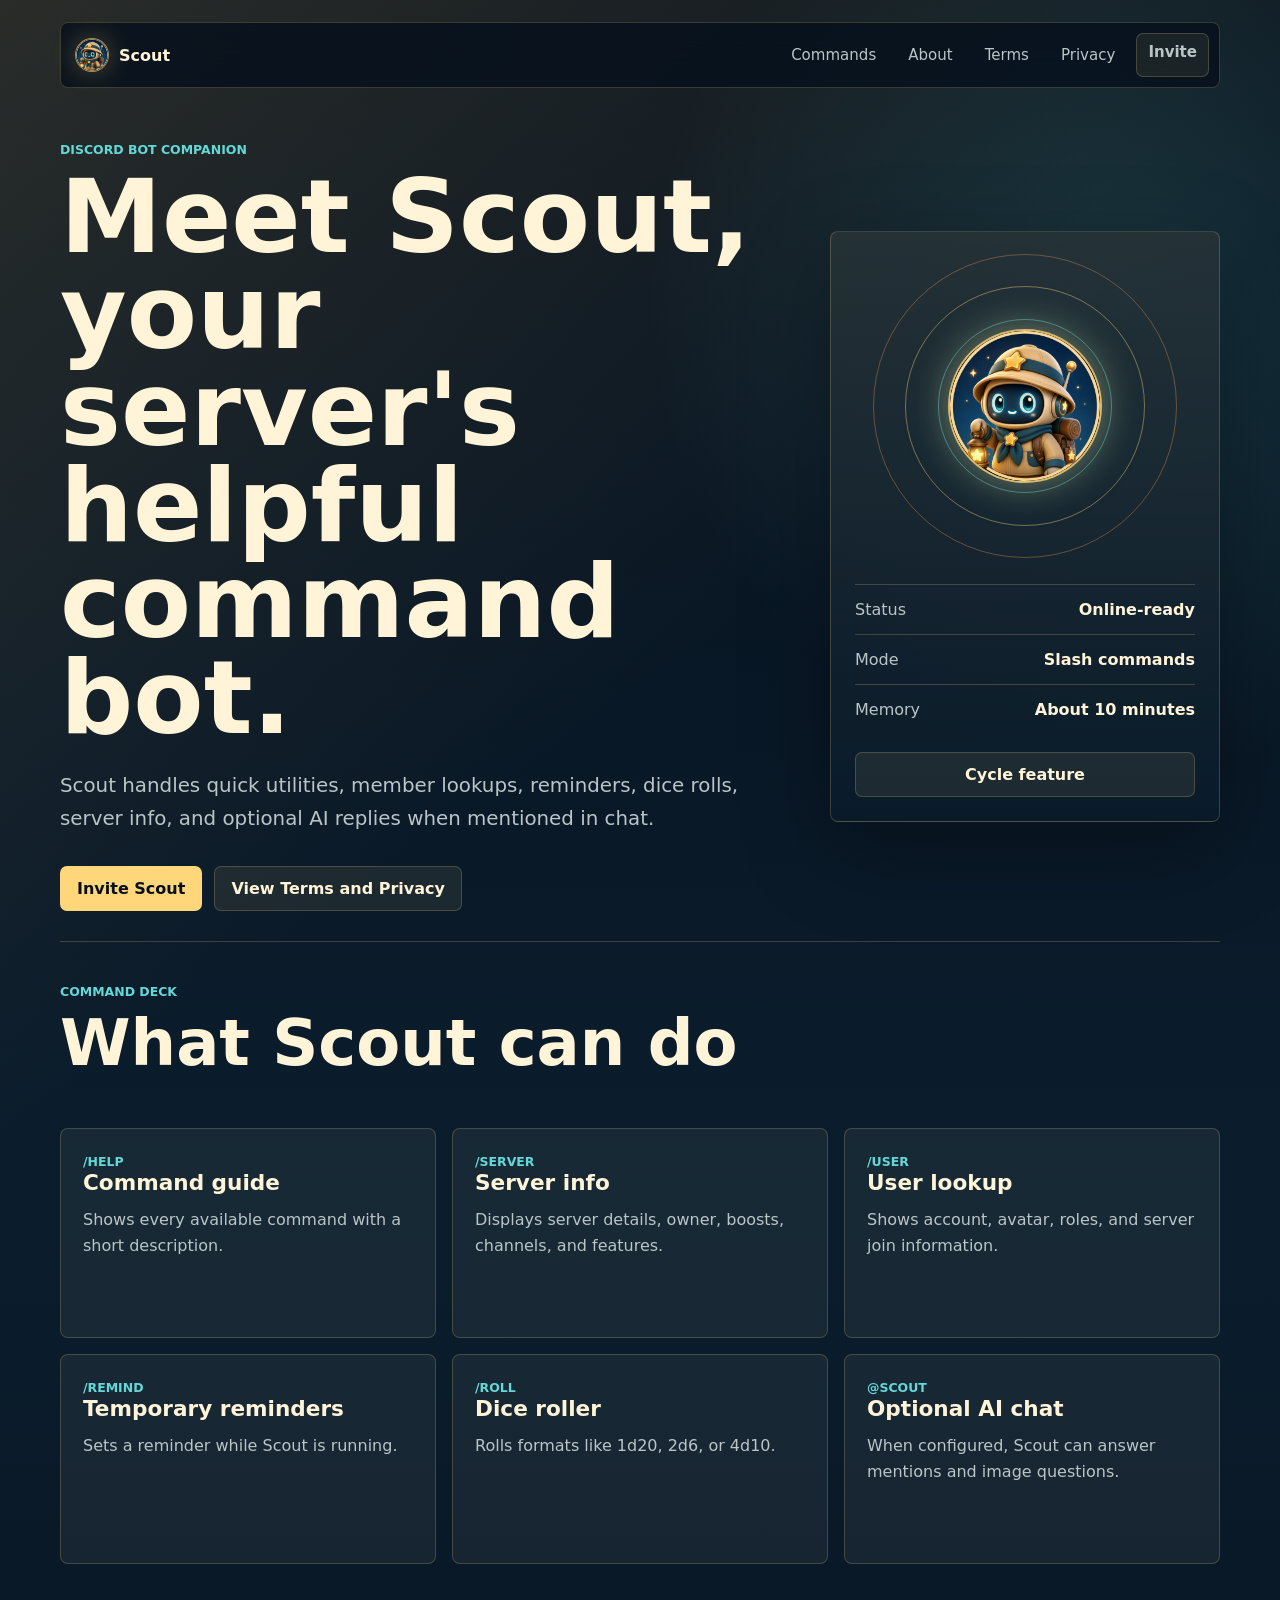
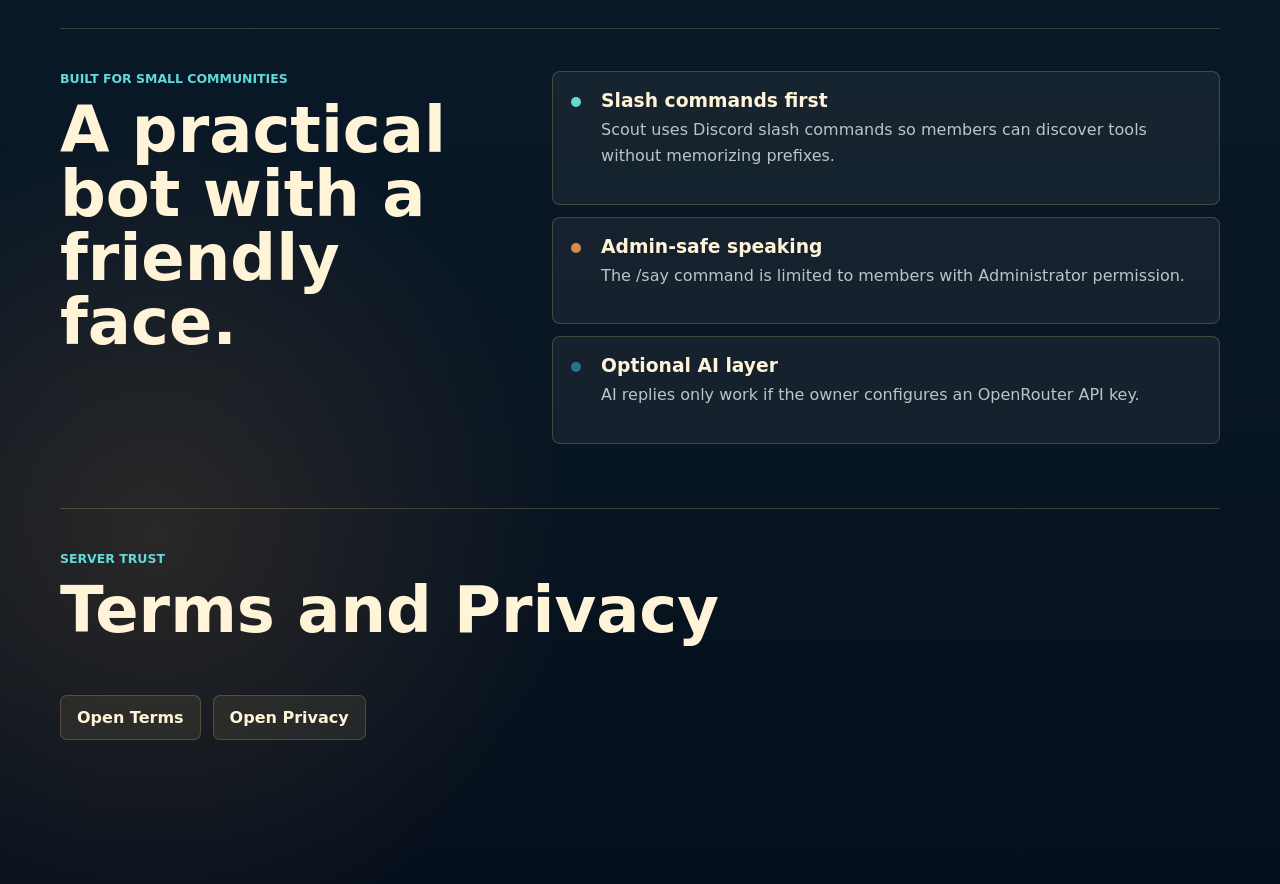
<file: index.html>
<!doctype html>
<html lang="en">
  <head>
    <meta charset="utf-8" />
    <meta name="viewport" content="width=device-width, initial-scale=1" />
    <title>Scout Discord Bot</title>
    <meta
      name="description"
      content="Scout is a Discord bot for slash commands, reminders, server info, user lookups, and optional AI chat."
    />
    <meta property="og:title" content="Scout Discord Bot" />
    <meta
      property="og:description"
      content="Commands, reminders, server tools, and optional AI chat for your Discord server."
    />
    <meta property="og:type" content="website" />
    <meta name="theme-color" content="#12d6a3" />
    <link rel="icon" type="image/png" href="scout-profile-picture.png" />
    <link rel="stylesheet" href="styles.css?v=scout-palette" />
  </head>
  <body>
    <main class="shell">
      <nav class="topbar" aria-label="Main navigation">
        <a class="brand" href="#home" aria-label="Scout home">
          <img class="brand-mark" src="scout-profile-picture.png" alt="" aria-hidden="true" />
          <span>Scout</span>
        </a>
        <div class="nav-actions">
          <a href="#commands">Commands</a>
          <a href="#about">About</a>
          <a href="terms.html">Terms</a>
          <a href="privacy.html">Privacy</a>
          <a class="button ghost" href="https://discord.com/oauth2/authorize?client_id=1526777044581486622&amp;permissions=8&amp;integration_type=0&amp;scope=applications.commands+bot" target="_blank" rel="noreferrer">
            Invite
          </a>
        </div>
      </nav>

      <section id="home" class="hero">
        <div class="hero-copy">
          <p class="eyebrow">Discord bot companion</p>
          <h1>Meet Scout, your server's helpful command bot.</h1>
          <p class="lede">
            Scout handles quick utilities, member lookups, reminders, dice rolls,
            server info, and optional AI replies when mentioned in chat.
          </p>
          <div class="hero-actions">
            <a class="button primary" href="https://discord.com/oauth2/authorize?client_id=1526777044581486622&amp;permissions=8&amp;integration_type=0&amp;scope=applications.commands+bot" target="_blank" rel="noreferrer">
              Invite Scout
            </a>
            <a class="button secondary" href="#legal">View Terms and Privacy</a>
          </div>
        </div>

        <aside class="bot-panel" aria-label="Scout bot snapshot">
          <div class="bot-orbit" aria-hidden="true">
            <img class="bot-core" src="scout-profile-picture.png" alt="Scout profile picture" />
            <span class="orbit one"></span>
            <span class="orbit two"></span>
            <span class="orbit three"></span>
          </div>
          <div class="panel-row">
            <span>Status</span>
            <strong>Online-ready</strong>
          </div>
          <div class="panel-row">
            <span>Mode</span>
            <strong id="moodLabel">Slash commands</strong>
          </div>
          <div class="panel-row">
            <span>Memory</span>
            <strong>About 10 minutes</strong>
          </div>
          <button class="full-button" id="shuffleMood" type="button">Cycle feature</button>
        </aside>
      </section>

      <section id="commands" class="section-block">
        <div class="section-heading">
          <p class="eyebrow">Command deck</p>
          <h2>What Scout can do</h2>
        </div>
        <div class="command-grid">
          <article>
            <span>/help</span>
            <h3>Command guide</h3>
            <p>Shows every available command with a short description.</p>
          </article>
          <article>
            <span>/server</span>
            <h3>Server info</h3>
            <p>Displays server details, owner, boosts, channels, and features.</p>
          </article>
          <article>
            <span>/user</span>
            <h3>User lookup</h3>
            <p>Shows account, avatar, roles, and server join information.</p>
          </article>
          <article>
            <span>/remind</span>
            <h3>Temporary reminders</h3>
            <p>Sets a reminder while Scout is running.</p>
          </article>
          <article>
            <span>/roll</span>
            <h3>Dice roller</h3>
            <p>Rolls formats like 1d20, 2d6, or 4d10.</p>
          </article>
          <article>
            <span>@Scout</span>
            <h3>Optional AI chat</h3>
            <p>When configured, Scout can answer mentions and image questions.</p>
          </article>
        </div>
      </section>

      <section id="about" class="about-section">
        <div>
          <p class="eyebrow">Built for small communities</p>
          <h2>A practical bot with a friendly face.</h2>
        </div>
        <div class="status-list">
          <article>
            <span class="dot live"></span>
            <div>
              <h3>Slash commands first</h3>
              <p>Scout uses Discord slash commands so members can discover tools without memorizing prefixes.</p>
            </div>
          </article>
          <article>
            <span class="dot warm"></span>
            <div>
              <h3>Admin-safe speaking</h3>
              <p>The /say command is limited to members with Administrator permission.</p>
            </div>
          </article>
          <article>
            <span class="dot cool"></span>
            <div>
              <h3>Optional AI layer</h3>
              <p>AI replies only work if the owner configures an OpenRouter API key.</p>
            </div>
          </article>
        </div>
      </section>

      <section id="legal" class="legal-section">
        <div class="section-heading">
          <p class="eyebrow">Server trust</p>
          <h2>Terms and Privacy</h2>
          <div class="legal-links">
            <a class="button secondary" href="terms.html">Open Terms</a>
            <a class="button secondary" href="privacy.html">Open Privacy</a>
          </div>
        </div>

      </section>
    </main>

    <div class="toast" id="toast" role="status" aria-live="polite">Copied</div>
    <script src="app.js"></script>
  </body>
</html>
</file>
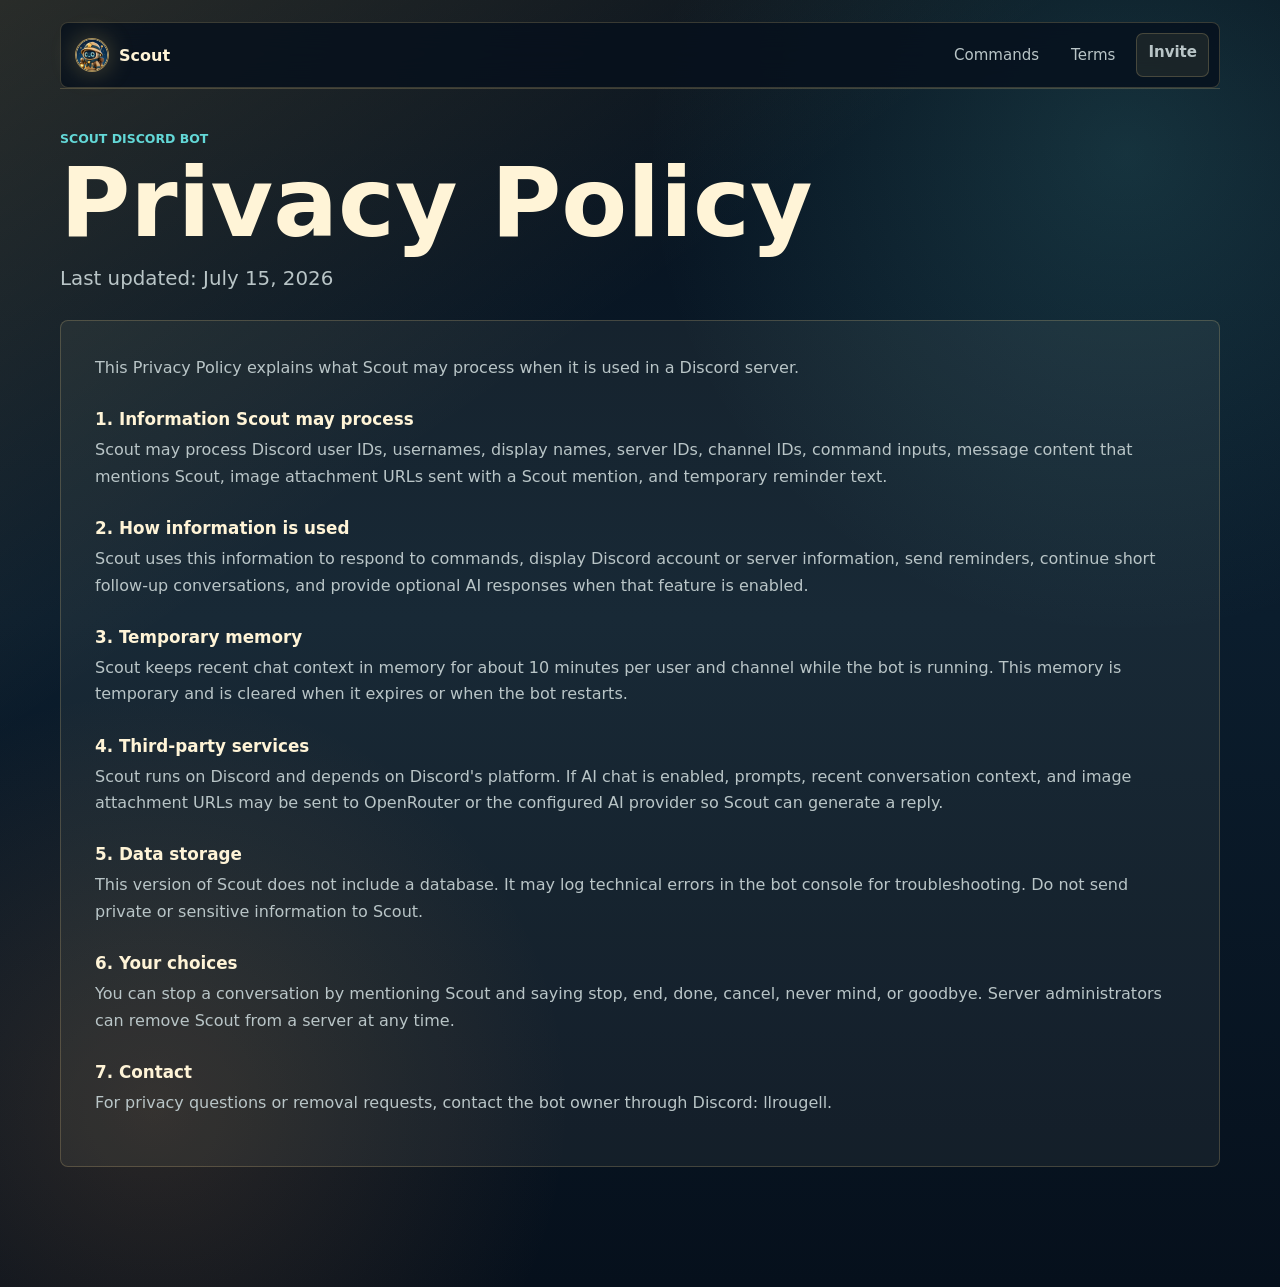
<file: privacy.html>
<!doctype html>
<html lang="en">
  <head>
    <meta charset="utf-8" />
    <meta name="viewport" content="width=device-width, initial-scale=1" />
    <title>Scout Privacy Policy</title>
    <meta name="description" content="Privacy Policy for the Scout Discord bot." />
    <meta name="theme-color" content="#12d6a3" />
    <link rel="icon" type="image/png" href="scout-profile-picture.png" />
    <link rel="stylesheet" href="styles.css?v=scout-palette" />
  </head>
  <body>
    <main class="shell policy-page">
      <nav class="topbar" aria-label="Main navigation">
        <a class="brand" href="index.html" aria-label="Scout home">
          <img class="brand-mark" src="scout-profile-picture.png" alt="" aria-hidden="true" />
          <span>Scout</span>
        </a>
        <div class="nav-actions">
          <a href="index.html#commands">Commands</a>
          <a href="terms.html">Terms</a>
          <a class="button ghost" href="https://discord.com/oauth2/authorize?client_id=1526777044581486622&amp;permissions=8&amp;integration_type=0&amp;scope=applications.commands+bot" target="_blank" rel="noreferrer">
            Invite
          </a>
        </div>
      </nav>

      <section class="legal-section standalone">
        <div class="section-heading">
          <p class="eyebrow">Scout Discord Bot</p>
          <h1>Privacy Policy</h1>
          <p class="section-copy">Last updated: July 15, 2026</p>
        </div>

        <article class="policy-panel active">
          <p>
            This Privacy Policy explains what Scout may process when it is used in a Discord server.
          </p>
          <h4>1. Information Scout may process</h4>
          <p>
            Scout may process Discord user IDs, usernames, display names, server IDs, channel IDs,
            command inputs, message content that mentions Scout, image attachment URLs sent with a
            Scout mention, and temporary reminder text.
          </p>
          <h4>2. How information is used</h4>
          <p>
            Scout uses this information to respond to commands, display Discord account or server
            information, send reminders, continue short follow-up conversations, and provide optional
            AI responses when that feature is enabled.
          </p>
          <h4>3. Temporary memory</h4>
          <p>
            Scout keeps recent chat context in memory for about 10 minutes per user and channel while
            the bot is running. This memory is temporary and is cleared when it expires or when the bot
            restarts.
          </p>
          <h4>4. Third-party services</h4>
          <p>
            Scout runs on Discord and depends on Discord's platform. If AI chat is enabled, prompts,
            recent conversation context, and image attachment URLs may be sent to OpenRouter or the
            configured AI provider so Scout can generate a reply.
          </p>
          <h4>5. Data storage</h4>
          <p>
            This version of Scout does not include a database. It may log technical errors in the bot
            console for troubleshooting. Do not send private or sensitive information to Scout.
          </p>
          <h4>6. Your choices</h4>
          <p>
            You can stop a conversation by mentioning Scout and saying stop, end, done, cancel,
            never mind, or goodbye. Server administrators can remove Scout from a server at any time.
          </p>
          <h4>7. Contact</h4>
          <p>For privacy questions or removal requests, contact the bot owner through Discord: llrougell.</p>
        </article>
      </section>
    </main>
  </body>
</html>
</file>
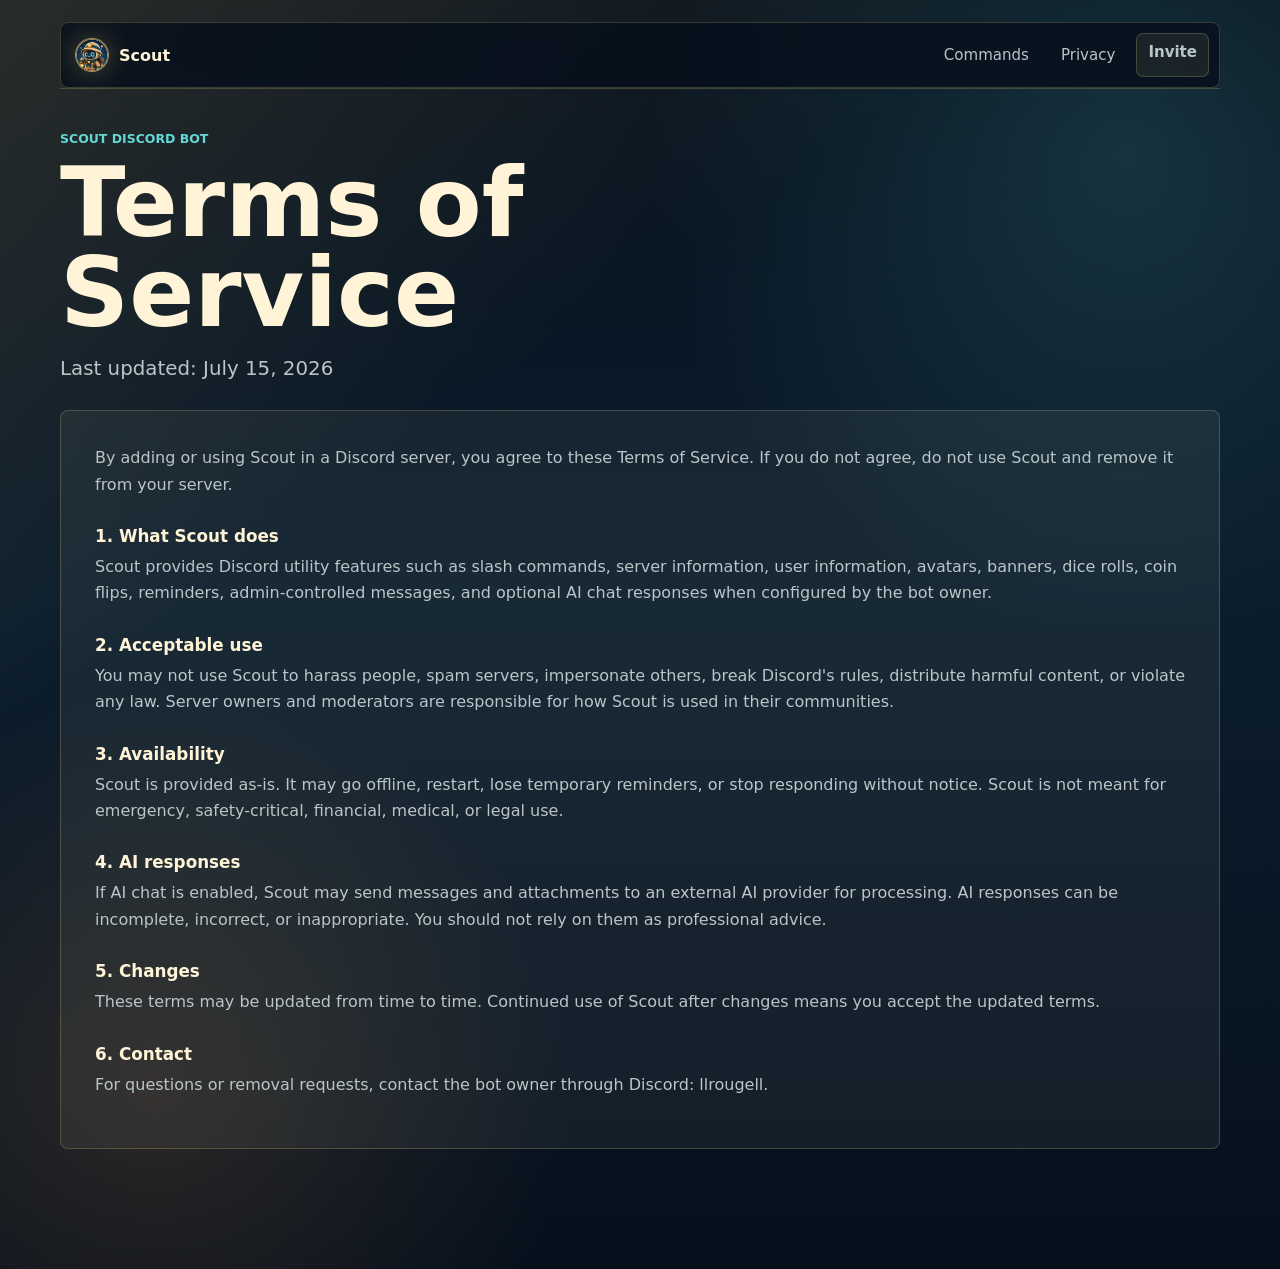
<file: terms.html>
<!doctype html>
<html lang="en">
  <head>
    <meta charset="utf-8" />
    <meta name="viewport" content="width=device-width, initial-scale=1" />
    <title>Scout Terms of Service</title>
    <meta name="description" content="Terms of Service for the Scout Discord bot." />
    <meta name="theme-color" content="#12d6a3" />
    <link rel="icon" type="image/png" href="scout-profile-picture.png" />
    <link rel="stylesheet" href="styles.css?v=scout-palette" />
  </head>
  <body>
    <main class="shell policy-page">
      <nav class="topbar" aria-label="Main navigation">
        <a class="brand" href="index.html" aria-label="Scout home">
          <img class="brand-mark" src="scout-profile-picture.png" alt="" aria-hidden="true" />
          <span>Scout</span>
        </a>
        <div class="nav-actions">
          <a href="index.html#commands">Commands</a>
          <a href="privacy.html">Privacy</a>
          <a class="button ghost" href="https://discord.com/oauth2/authorize?client_id=1526777044581486622&amp;permissions=8&amp;integration_type=0&amp;scope=applications.commands+bot" target="_blank" rel="noreferrer">
            Invite
          </a>
        </div>
      </nav>

      <section class="legal-section standalone">
        <div class="section-heading">
          <p class="eyebrow">Scout Discord Bot</p>
          <h1>Terms of Service</h1>
          <p class="section-copy">Last updated: July 15, 2026</p>
        </div>

        <article class="policy-panel active">
          <p>
            By adding or using Scout in a Discord server, you agree to these Terms of Service.
            If you do not agree, do not use Scout and remove it from your server.
          </p>
          <h4>1. What Scout does</h4>
          <p>
            Scout provides Discord utility features such as slash commands, server information,
            user information, avatars, banners, dice rolls, coin flips, reminders, admin-controlled
            messages, and optional AI chat responses when configured by the bot owner.
          </p>
          <h4>2. Acceptable use</h4>
          <p>
            You may not use Scout to harass people, spam servers, impersonate others, break Discord's
            rules, distribute harmful content, or violate any law. Server owners and moderators are
            responsible for how Scout is used in their communities.
          </p>
          <h4>3. Availability</h4>
          <p>
            Scout is provided as-is. It may go offline, restart, lose temporary reminders, or stop
            responding without notice. Scout is not meant for emergency, safety-critical, financial,
            medical, or legal use.
          </p>
          <h4>4. AI responses</h4>
          <p>
            If AI chat is enabled, Scout may send messages and attachments to an external AI provider
            for processing. AI responses can be incomplete, incorrect, or inappropriate. You should not
            rely on them as professional advice.
          </p>
          <h4>5. Changes</h4>
          <p>
            These terms may be updated from time to time. Continued use of Scout after changes means
            you accept the updated terms.
          </p>
          <h4>6. Contact</h4>
          <p>For questions or removal requests, contact the bot owner through Discord: llrougell.</p>
        </article>
      </section>
    </main>
  </body>
</html>
</file>
<file: styles.css>
:root {
  color-scheme: dark;
  --bg: #06101c;
  --ink: #fff4d7;
  --muted: #b9c5c7;
  --line: rgba(255, 220, 142, 0.2);
  --panel: rgba(10, 28, 43, 0.82);
  --panel-strong: rgba(15, 42, 59, 0.96);
  --mint: #63d8d7;
  --coral: #d58a49;
  --gold: #ffd77a;
  --blue: #2b7192;
  font-family:
    Inter, ui-sans-serif, system-ui, -apple-system, BlinkMacSystemFont, "Segoe UI",
    sans-serif;
}

* {
  box-sizing: border-box;
}

html {
  scroll-behavior: smooth;
}

body {
  min-height: 100vh;
  margin: 0;
  color: var(--ink);
  background:
    linear-gradient(145deg, rgba(255, 215, 122, 0.14), transparent 34%),
    radial-gradient(circle at 88% 12%, rgba(99, 216, 215, 0.16), transparent 30rem),
    radial-gradient(circle at 12% 86%, rgba(213, 138, 73, 0.17), transparent 26rem),
    linear-gradient(180deg, #06101c 0%, #0b1d2d 48%, #06101c 100%);
}

a {
  color: inherit;
  text-decoration: none;
}

button {
  font: inherit;
}

.shell {
  width: min(1160px, calc(100% - 32px));
  margin: 0 auto;
  padding: 22px 0 56px;
}

.topbar {
  position: sticky;
  top: 14px;
  z-index: 5;
  display: flex;
  align-items: center;
  justify-content: space-between;
  gap: 20px;
  padding: 10px 10px 10px 14px;
  border: 1px solid var(--line);
  border-radius: 8px;
  background: rgba(6, 16, 28, 0.8);
  backdrop-filter: blur(18px);
}

.brand,
.nav-actions {
  display: flex;
  align-items: center;
  gap: 10px;
}

.brand {
  min-width: 0;
  font-weight: 800;
}

.brand-mark {
  width: 34px;
  height: 34px;
  border: 1px solid rgba(255, 215, 122, 0.64);
  border-radius: 50%;
  object-fit: cover;
  background: #06101c;
  box-shadow: 0 0 26px rgba(255, 215, 122, 0.28);
}

.nav-actions a {
  border-radius: 7px;
  padding: 9px 11px;
  color: var(--muted);
  font-size: 0.94rem;
}

.nav-actions a:hover,
.nav-actions a:focus-visible {
  color: var(--ink);
  background: rgba(255, 220, 142, 0.09);
}

.hero {
  display: grid;
  grid-template-columns: minmax(0, 1fr) 390px;
  gap: 34px;
  min-height: calc(100vh - 120px);
  align-items: center;
  padding: 54px 0 30px;
}

.eyebrow,
.command-grid span {
  margin: 0 0 12px;
  color: var(--mint);
  font-size: 0.78rem;
  font-weight: 800;
  letter-spacing: 0;
  text-transform: uppercase;
}

h1,
h2,
h3,
h4,
p {
  margin-top: 0;
}

h1 {
  max-width: 850px;
  margin-bottom: 22px;
  font-size: clamp(3rem, 8vw, 6.8rem);
  line-height: 0.94;
  letter-spacing: 0;
}

h2 {
  font-size: clamp(2.1rem, 5vw, 4.2rem);
  line-height: 1;
  letter-spacing: 0;
}

.lede,
.section-copy {
  max-width: 680px;
  color: var(--muted);
  font-size: clamp(1.05rem, 2vw, 1.24rem);
  line-height: 1.7;
}

.legal-links {
  display: flex;
  flex-wrap: wrap;
  gap: 12px;
  margin-top: 18px;
}

.hero-actions {
  display: flex;
  flex-wrap: wrap;
  gap: 12px;
  margin-top: 30px;
}

.button,
.full-button,
.tab {
  min-height: 44px;
  border: 1px solid transparent;
  border-radius: 7px;
  padding: 12px 16px;
  cursor: pointer;
  font-weight: 800;
  transition:
    transform 180ms ease,
    border-color 180ms ease,
    background 180ms ease;
}

.button:hover,
.full-button:hover,
.tab:hover {
  transform: translateY(-2px);
}

.primary {
  color: #06101c;
  background: var(--gold);
}

.secondary,
.ghost,
.full-button,
.tab {
  color: var(--ink);
  border-color: var(--line);
  background: rgba(255, 220, 142, 0.08);
}

.bot-panel {
  position: relative;
  overflow: hidden;
  min-height: 520px;
  padding: 24px;
  border: 1px solid var(--line);
  border-radius: 8px;
  background:
    linear-gradient(180deg, rgba(255, 220, 142, 0.1), transparent),
    var(--panel);
  box-shadow: 0 28px 90px rgba(0, 0, 0, 0.32);
}

.bot-orbit {
  position: relative;
  display: grid;
  min-height: 300px;
  place-items: center;
  margin-bottom: 28px;
}

.bot-core {
  position: relative;
  z-index: 2;
  width: 154px;
  height: 154px;
  border: 2px solid rgba(255, 215, 122, 0.86);
  border-radius: 50%;
  object-fit: cover;
  background: #06101c;
  box-shadow:
    0 0 48px rgba(99, 216, 215, 0.22),
    0 0 34px rgba(255, 215, 122, 0.34);
}

.orbit {
  position: absolute;
  width: 240px;
  aspect-ratio: 1;
  border: 1px solid rgba(255, 215, 122, 0.42);
  border-radius: 50%;
  animation: pulse 3.8s ease-in-out infinite;
}

.orbit.two {
  width: 174px;
  border-color: rgba(99, 216, 215, 0.45);
  animation-delay: -1s;
}

.orbit.three {
  width: 304px;
  border-color: rgba(213, 138, 73, 0.42);
  animation-delay: -2s;
}

@keyframes pulse {
  50% {
    transform: scale(1.12);
    opacity: 0.52;
  }
}

.panel-row {
  display: flex;
  justify-content: space-between;
  gap: 16px;
  padding: 15px 0;
  border-top: 1px solid var(--line);
  color: var(--muted);
}

.panel-row strong {
  color: var(--ink);
  text-align: right;
}

.full-button {
  width: 100%;
  margin-top: 18px;
}

.section-block,
.legal-section {
  padding: 42px 0 64px;
  border-top: 1px solid var(--line);
}

.section-heading {
  margin-bottom: 24px;
}

.command-grid {
  display: grid;
  grid-template-columns: repeat(3, minmax(0, 1fr));
  gap: 16px;
}

.command-grid article,
.status-list article,
.policy-panel {
  border: 1px solid var(--line);
  border-radius: 8px;
  background: rgba(255, 244, 215, 0.055);
}

.command-grid article {
  min-height: 210px;
  padding: 22px;
  transition:
    transform 180ms ease,
    border-color 180ms ease,
    background 180ms ease;
}

.command-grid article:hover {
  transform: translateY(-4px);
  border-color: rgba(255, 215, 122, 0.58);
  background: var(--panel-strong);
}

.command-grid h3 {
  margin-bottom: 12px;
  font-size: 1.35rem;
}

.command-grid p,
.status-list p,
.policy-panel p {
  color: var(--muted);
  line-height: 1.65;
}

.about-section {
  display: grid;
  grid-template-columns: 0.82fr 1.18fr;
  gap: 28px;
  padding: 42px 0 64px;
  border-top: 1px solid var(--line);
}

.status-list {
  display: grid;
  gap: 12px;
}

.status-list article {
  display: grid;
  grid-template-columns: 16px 1fr;
  gap: 14px;
  padding: 18px;
}

.status-list h3 {
  margin-bottom: 6px;
}

.dot {
  width: 10px;
  height: 10px;
  margin-top: 7px;
  border-radius: 50%;
}

.live {
  background: var(--mint);
}

.warm {
  background: var(--coral);
}

.cool {
  background: var(--blue);
}

.tabs {
  display: flex;
  flex-wrap: wrap;
  gap: 10px;
  margin: 28px 0 14px;
}

.tab.active {
  color: #06101c;
  border-color: var(--gold);
  background: var(--gold);
}

.policy-panel {
  display: none;
  padding: clamp(20px, 4vw, 34px);
}

.policy-panel.active {
  display: block;
}

.policy-panel h3 {
  font-size: clamp(1.8rem, 4vw, 2.7rem);
}

.policy-panel h4 {
  margin: 28px 0 8px;
  color: var(--ink);
  font-size: 1.05rem;
}

.policy-page h1 {
  margin-bottom: 14px;
  font-size: clamp(3rem, 8vw, 6rem);
}

.standalone {
  min-height: calc(100vh - 110px);
}

.toast {
  position: fixed;
  right: 22px;
  bottom: 22px;
  padding: 12px 15px;
  border: 1px solid var(--line);
  border-radius: 7px;
  color: #06101c;
  background: var(--gold);
  font-weight: 800;
  opacity: 0;
  transform: translateY(16px);
  transition:
    opacity 180ms ease,
    transform 180ms ease;
}

.toast.show {
  opacity: 1;
  transform: translateY(0);
}

@media (max-width: 900px) {
  .topbar {
    position: static;
  }

  .nav-actions a:not(.button) {
    display: none;
  }

  .hero,
  .about-section {
    grid-template-columns: 1fr;
  }

  .hero {
    min-height: auto;
    padding-top: 44px;
  }

  .bot-panel {
    min-height: 420px;
  }

  .command-grid {
    grid-template-columns: repeat(2, minmax(0, 1fr));
  }
}

@media (max-width: 620px) {
  .shell {
    width: min(100% - 22px, 1160px);
    padding-top: 12px;
  }

  .brand span:last-child {
    max-width: 140px;
    overflow: hidden;
    text-overflow: ellipsis;
    white-space: nowrap;
  }

  .button,
  .tab {
    width: 100%;
    text-align: center;
  }

  .legal-links {
    display: grid;
  }

  .ghost {
    width: auto;
  }

  .command-grid {
    grid-template-columns: 1fr;
  }
}
</file>
